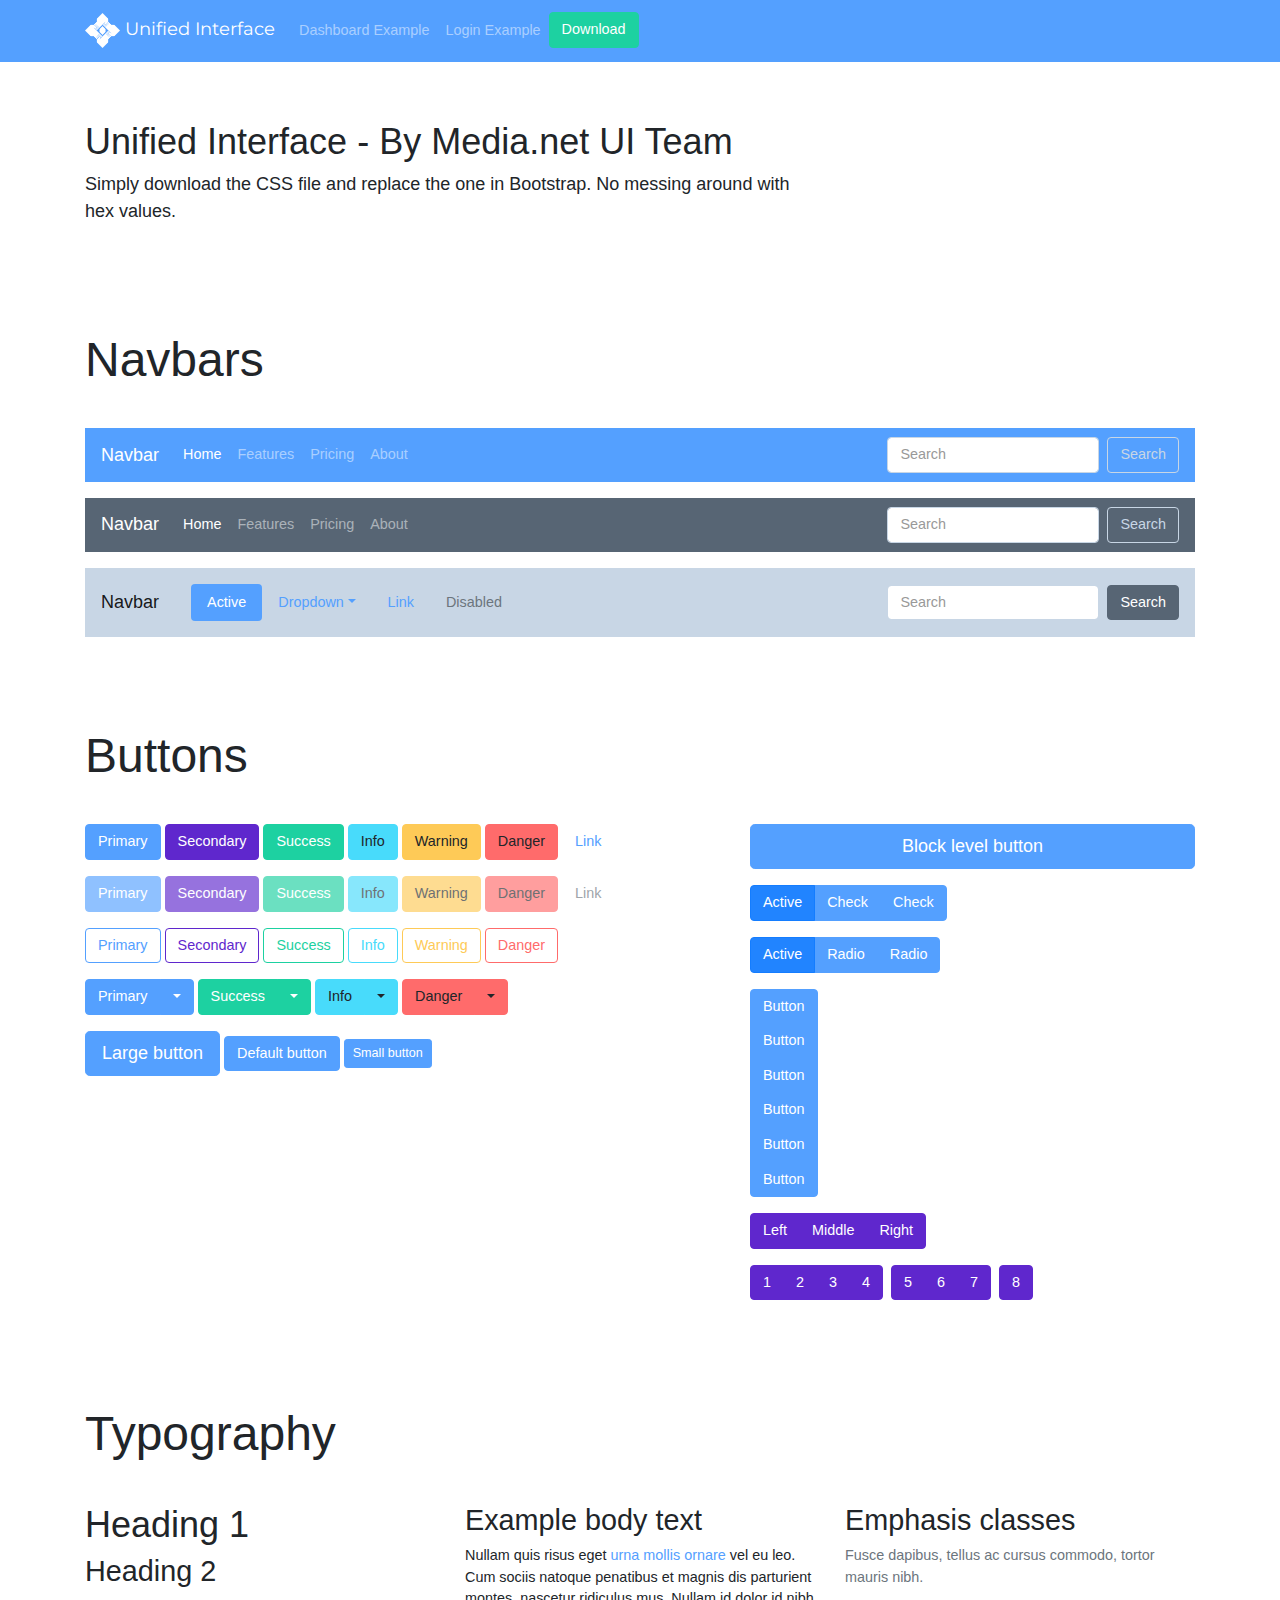
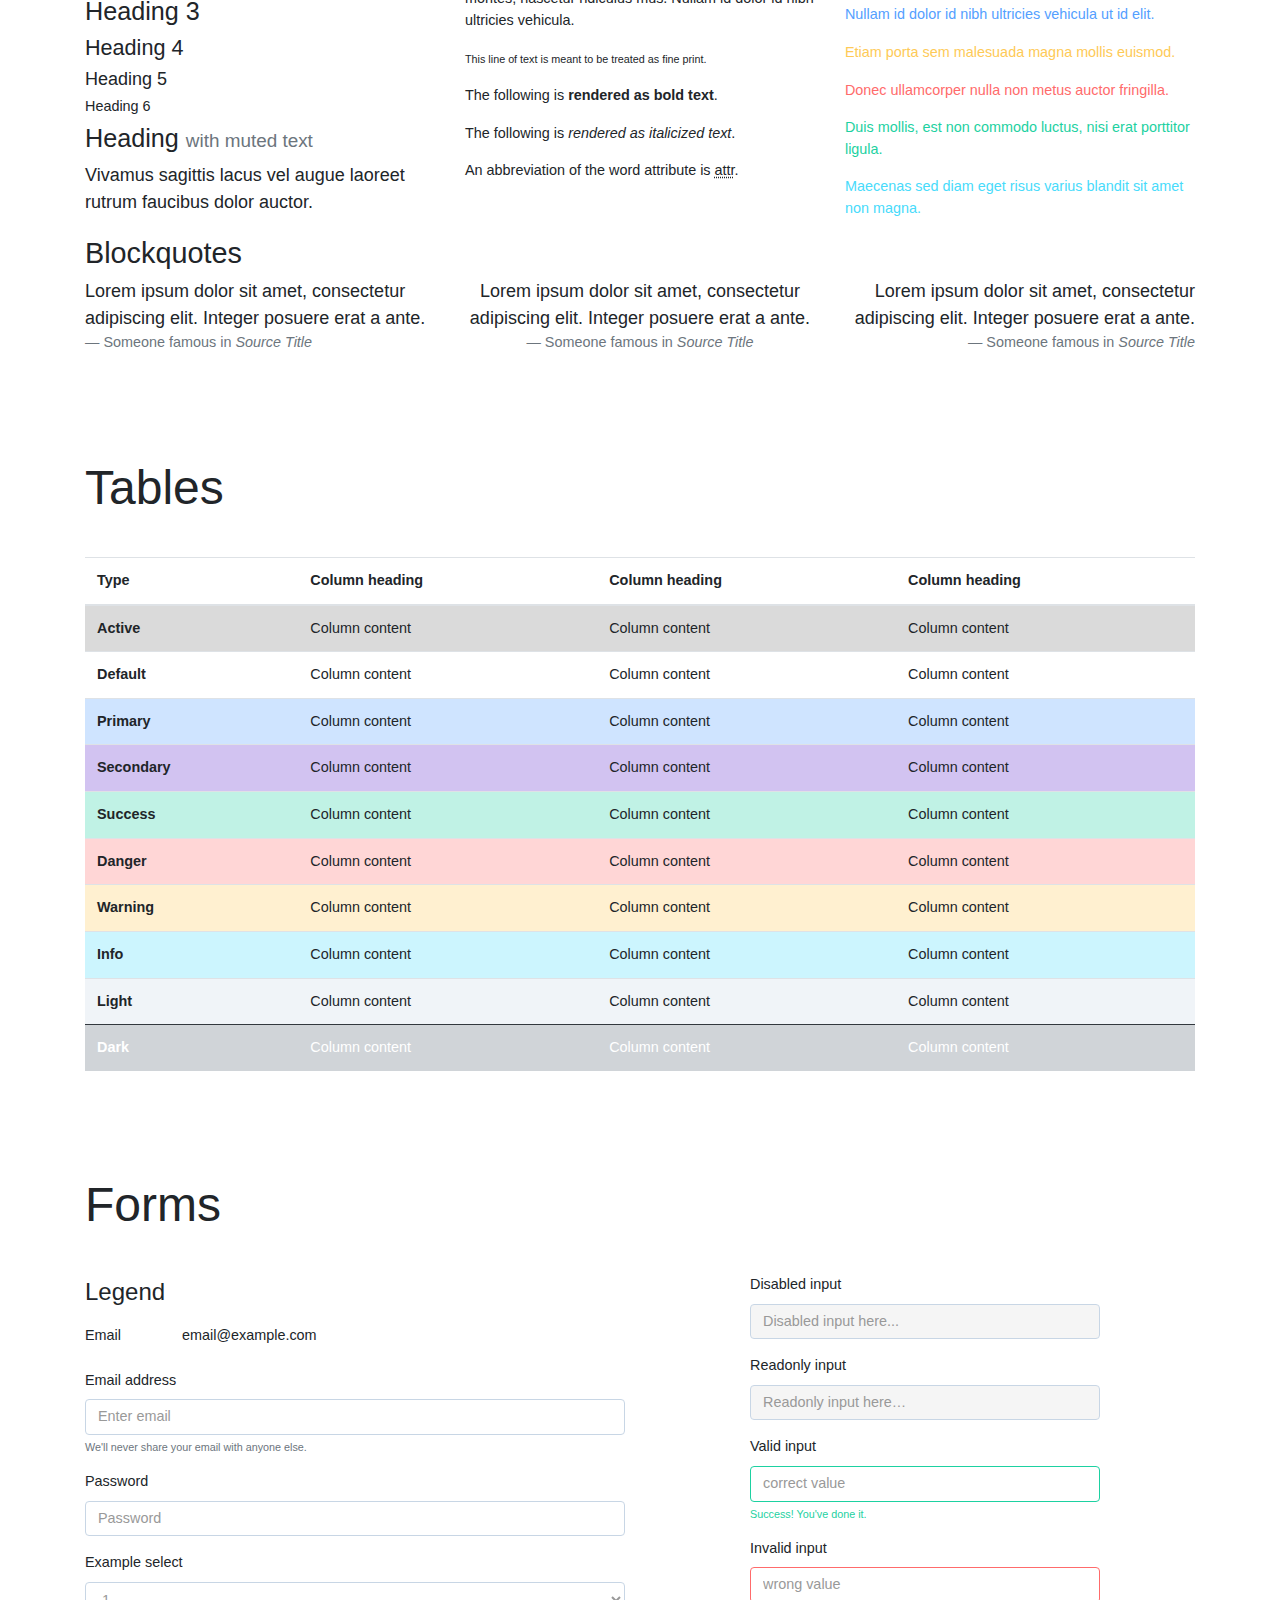
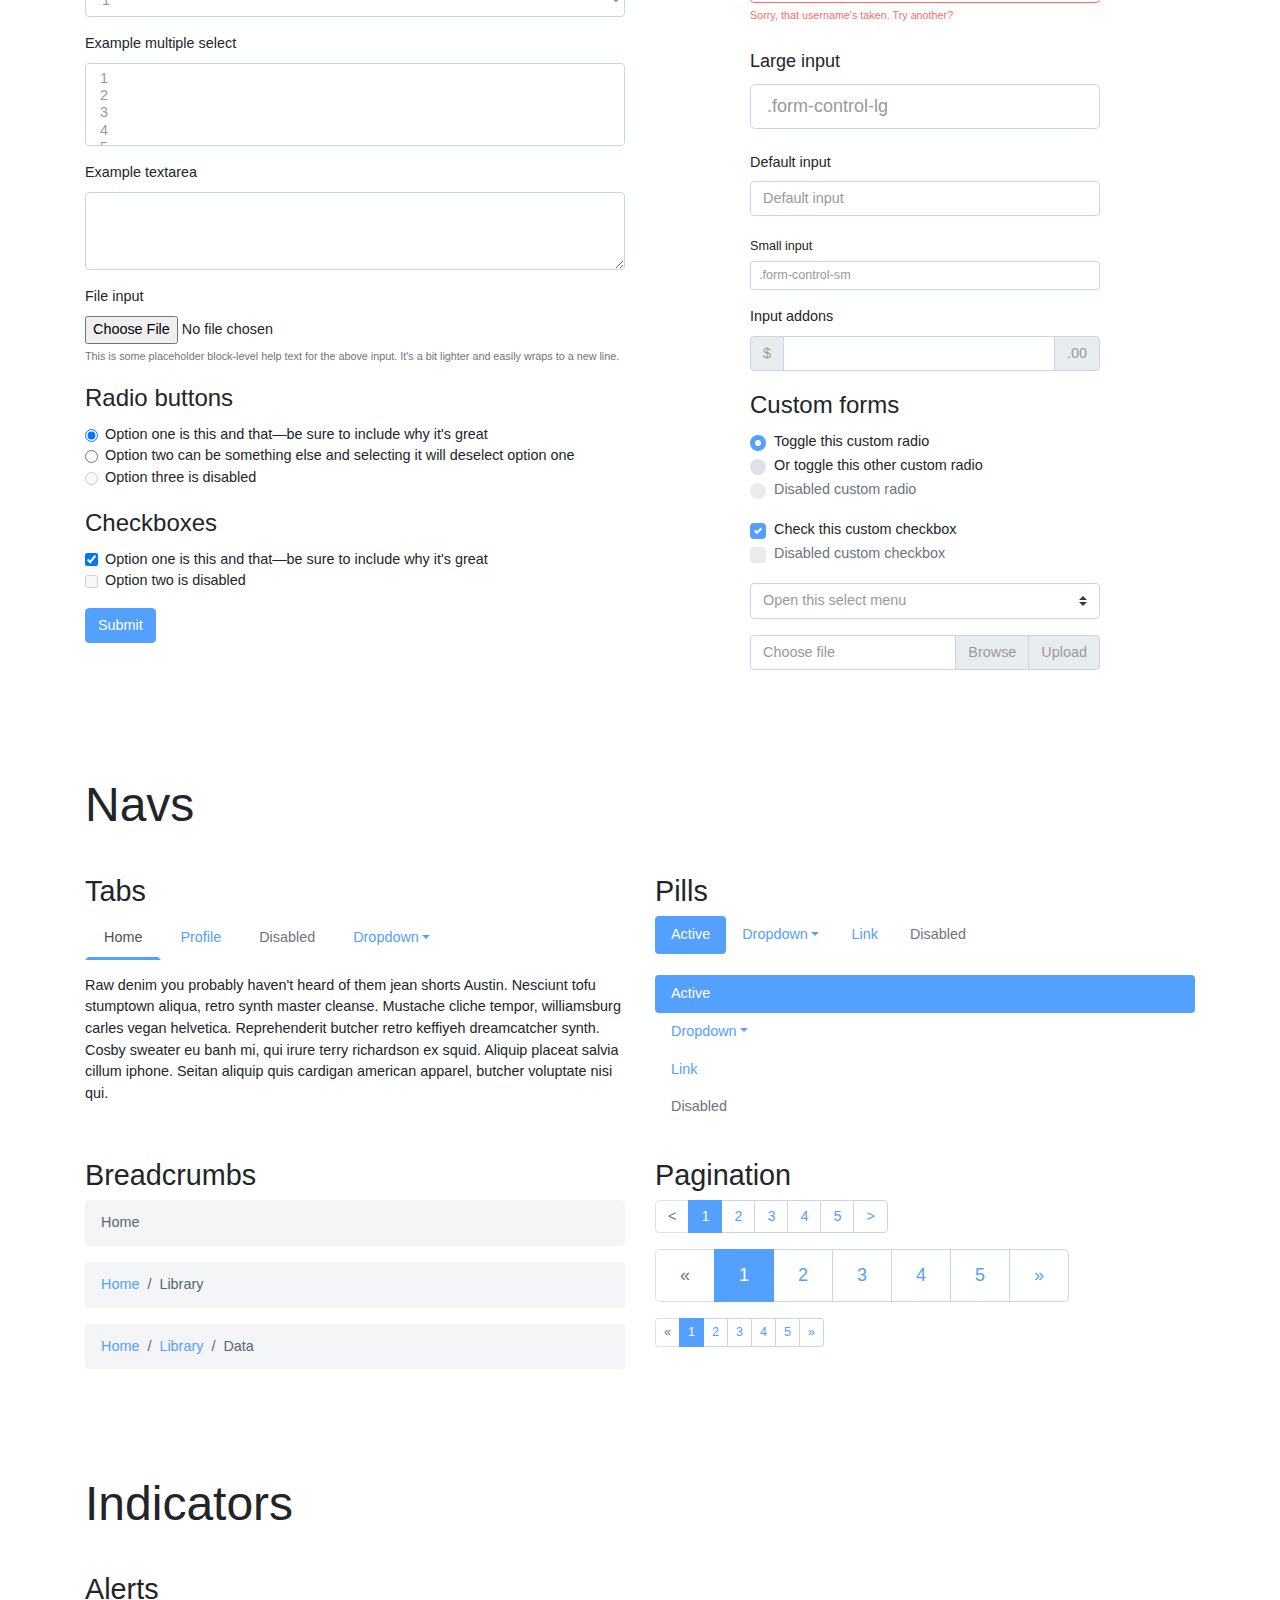
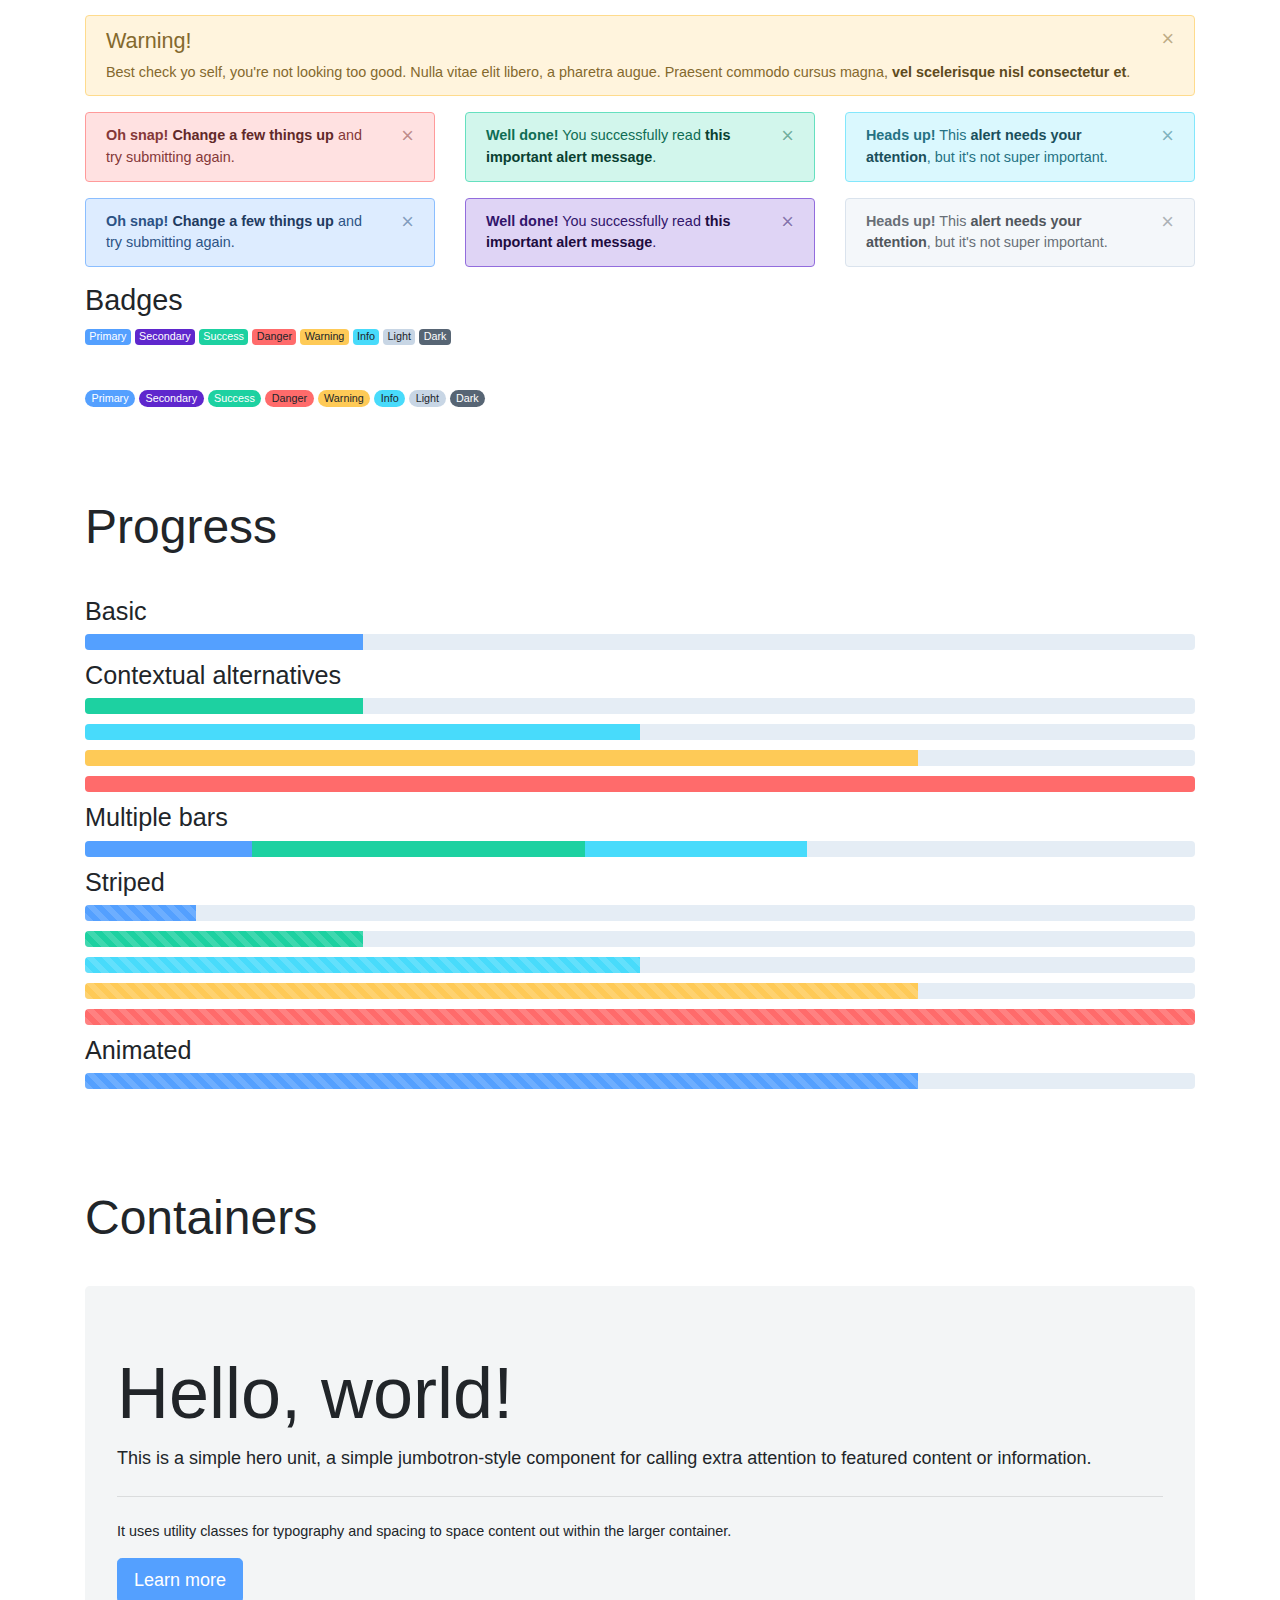
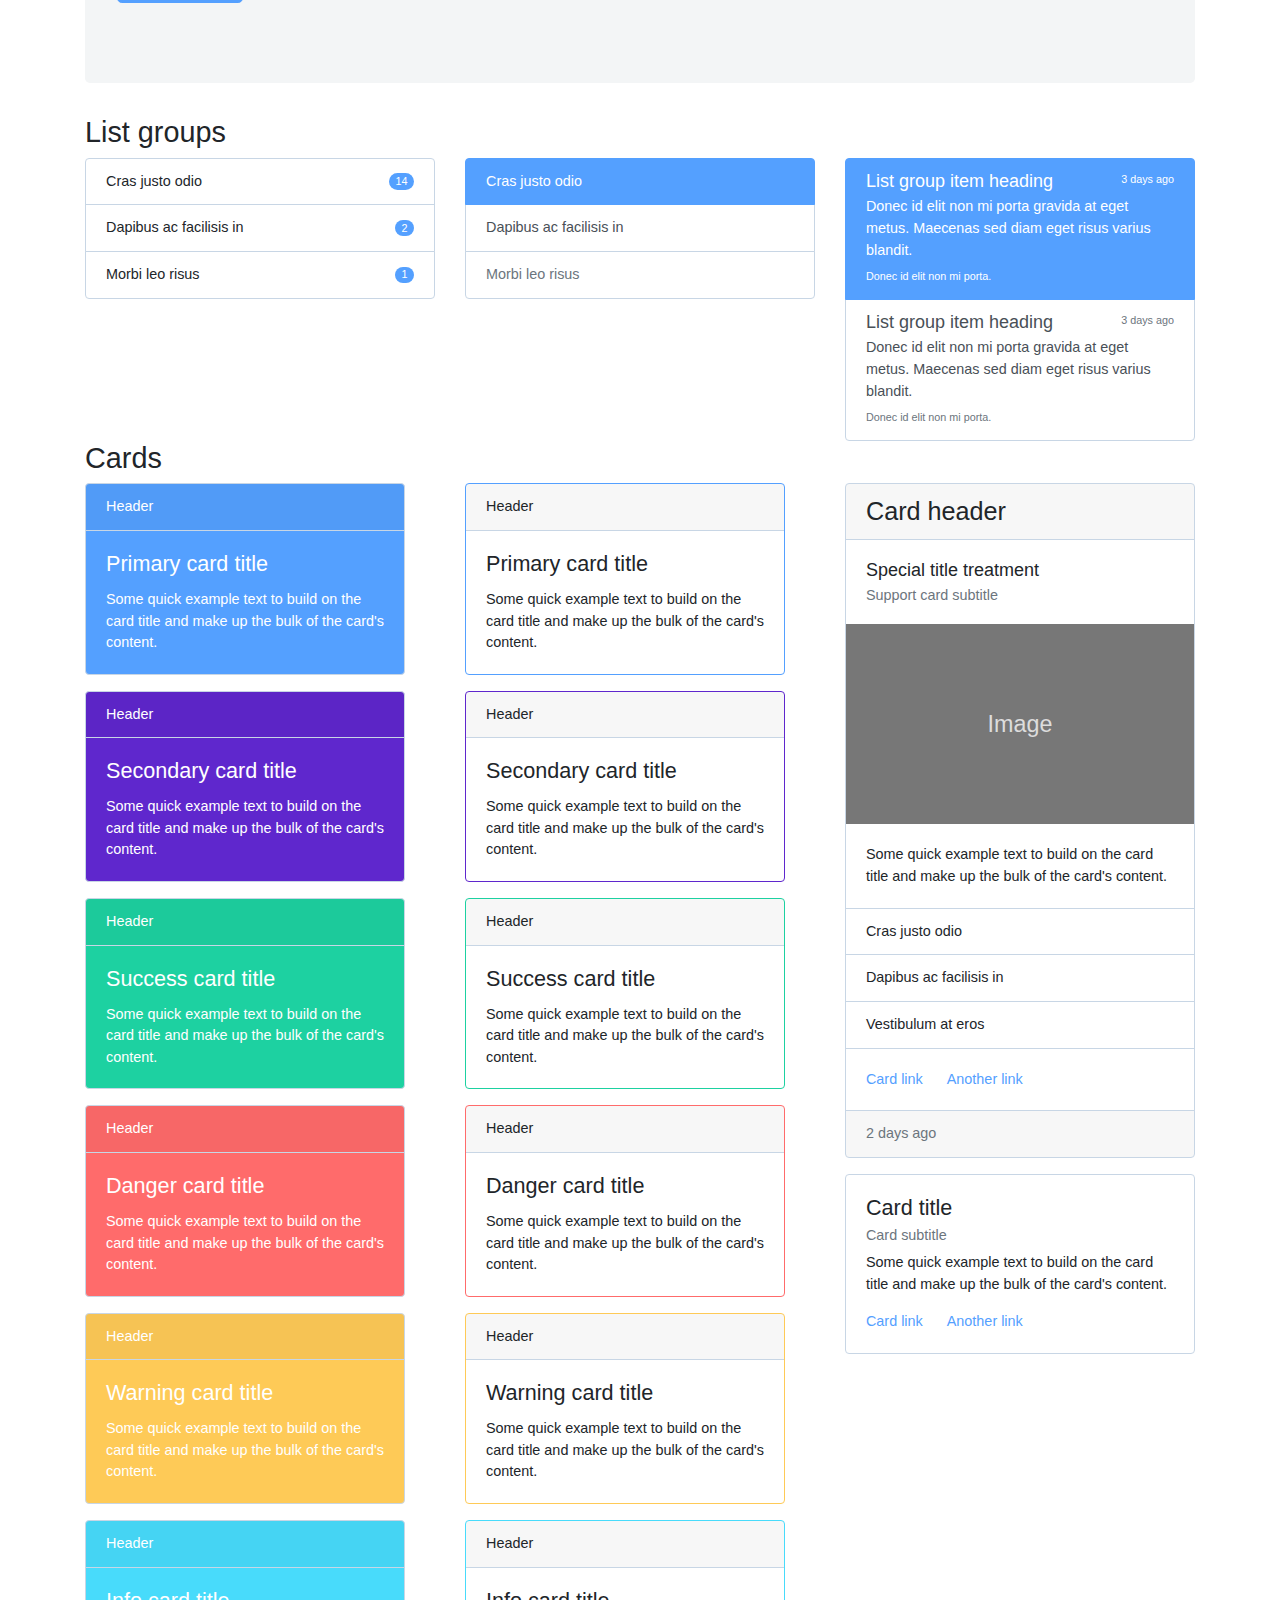
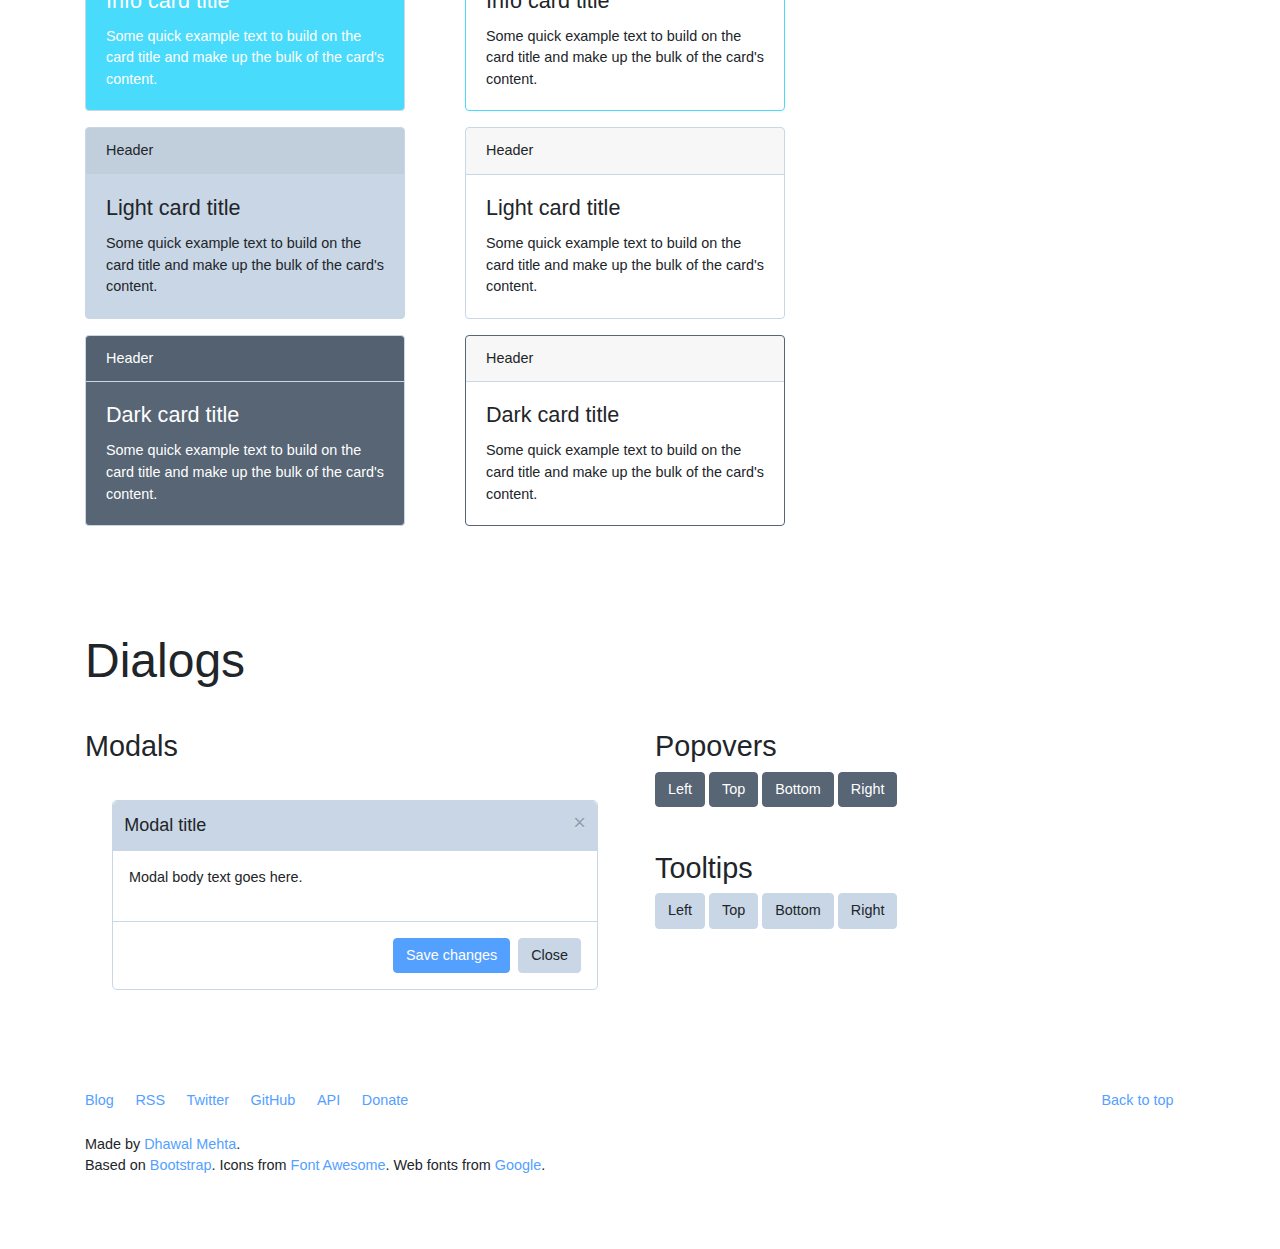
<file: index.html>
<!DOCTYPE html>
<html lang="en">
  <head>
    <meta charset="utf-8">
    <title>UI | Unified Interfaces</title>
    <meta name="viewport" content="width=device-width, initial-scale=1">
    <meta http-equiv="X-UA-Compatible" content="IE=edge" />
    <link rel="shortcut icon" href="favicon.ico">
    <link rel="stylesheet" href="css/bootstrap.css" media="screen">
    <link rel="stylesheet" href="css/custom.min.css">
    <link href="https://fonts.googleapis.com/css?family=Montserrat" rel="stylesheet">
  </head>
  <body>
    <div class="navbar navbar-expand-lg fixed-top navbar-dark bg-primary">
      <div class="container">
        <a href="../" class="navbar-brand" style="font-family: 'Montserrat', cursive;">
          <span><img src="logo.png" alt="" width="35"></span>
          Unified Interface
        </a>
        <button class="navbar-toggler" type="button" data-toggle="collapse" data-target="#navbarResponsive" aria-controls="navbarResponsive" aria-expanded="false" aria-label="Toggle navigation">
          <span class="navbar-toggler-icon"></span>
        </button>
        <div class="collapse navbar-collapse" id="navbarResponsive">
          <ul class="navbar-nav">
            <li class="nav-item">
              <a class="nav-link" href="dashboard.html" target="_blank">Dashboard Example</a>
            </li>
            <li class="nav-item">
              <a class="nav-link" href="login.html" target="_blank">Login Example</a>
            </li>
            <li class="nav-item">
              <a class="btn btn-success" href="download/unified-ui.zip">Download</a>
            </li>
          </ul>
        </div>
      </div>
    </div>


    <div class="container">

      <div class="page-header" id="banner">
        <div class="row">
          <div class="col-lg-8 col-md-7 col-sm-6">
            <h1>Unified Interface - By Media.net UI Team</h1>
            <p class="lead">Simply download the CSS file and replace the one in Bootstrap. No messing around with hex values.</p>
          </div>
        </div>
      </div>

      <!-- Navbar
      ================================================== -->
      <div class="bs-docs-section clearfix">
        <div class="row">
          <div class="col-lg-12">
            <div class="page-header">
              <h1 id="navbars">Navbars</h1>
            </div>

            <div class="bs-component">
              <nav class="navbar navbar-expand-lg navbar-dark bg-primary">
                <a class="navbar-brand" href="#">Navbar</a>
                <button class="navbar-toggler" type="button" data-toggle="collapse" data-target="#navbarColor01" aria-controls="navbarColor01" aria-expanded="false" aria-label="Toggle navigation">
                  <span class="navbar-toggler-icon"></span>
                </button>

                <div class="collapse navbar-collapse" id="navbarColor01">
                  <ul class="navbar-nav mr-auto">
                    <li class="nav-item active">
                      <a class="nav-link" href="#">Home <span class="sr-only">(current)</span></a>
                    </li>
                    <li class="nav-item">
                      <a class="nav-link" href="#">Features</a>
                    </li>
                    <li class="nav-item">
                      <a class="nav-link" href="#">Pricing</a>
                    </li>
                    <li class="nav-item">
                      <a class="nav-link" href="#">About</a>
                    </li>
                  </ul>
                  <form class="form-inline my-2 my-lg-0">
                    <input class="form-control mr-sm-2" type="text" placeholder="Search">
                    <button class="btn btn-outline-light my-2 my-sm-0" type="submit">Search</button>
                  </form>
                </div>
              </nav>
            </div>

            <div class="bs-component">
              <nav class="navbar navbar-expand-lg navbar-dark bg-dark">
                <a class="navbar-brand" href="#">Navbar</a>
                <button class="navbar-toggler" type="button" data-toggle="collapse" data-target="#navbarColor02" aria-controls="navbarColor02" aria-expanded="false" aria-label="Toggle navigation">
                  <span class="navbar-toggler-icon"></span>
                </button>

                <div class="collapse navbar-collapse" id="navbarColor02">
                  <ul class="navbar-nav mr-auto">
                    <li class="nav-item active">
                      <a class="nav-link" href="#">Home <span class="sr-only">(current)</span></a>
                    </li>
                    <li class="nav-item">
                      <a class="nav-link" href="#">Features</a>
                    </li>
                    <li class="nav-item">
                      <a class="nav-link" href="#">Pricing</a>
                    </li>
                    <li class="nav-item">
                      <a class="nav-link" href="#">About</a>
                    </li>
                  </ul>
                  <form class="form-inline my-2 my-lg-0">
                    <input class="form-control mr-sm-2" type="text" placeholder="Search">
                    <button class="btn btn-outline-light my-2 my-sm-0" type="submit">Search</button>
                  </form>
                </div>
              </nav>
            </div>

            <div class="bs-component">
              <nav class="navbar navbar-expand-lg navbar-light bg-light">
                <a class="navbar-brand" href="#">Navbar</a>
                <button class="navbar-toggler" type="button" data-toggle="collapse" data-target="#navbarColor03" aria-controls="navbarColor03" aria-expanded="false" aria-label="Toggle navigation">
                  <span class="navbar-toggler-icon"></span>
                </button>

                <div class="collapse navbar-collapse" id="navbarColor03">
                  <ul class="navbar nav nav-pills mr-auto">
                    <li class="nav-item">
                      <a class="nav-link active" href="#">Active</a>
                    </li>
                    <li class="nav-item dropdown">
                      <a class="nav-link dropdown-toggle" data-toggle="dropdown" href="#" role="button" aria-haspopup="true" aria-expanded="false">Dropdown</a>
                      <div class="dropdown-menu">
                        <a class="dropdown-item" href="#">Action</a>
                        <a class="dropdown-item" href="#">Another action</a>
                        <a class="dropdown-item" href="#">Something else here</a>
                        <div class="dropdown-divider"></div>
                        <a class="dropdown-item" href="#">Separated link</a>
                      </div>
                    </li>
                    <li class="nav-item">
                      <a class="nav-link" href="#">Link</a>
                    </li>
                    <li class="nav-item">
                      <a class="nav-link disabled" href="#">Disabled</a>
                    </li>
                  </ul>
                  <form class="form-inline my-2 my-lg-0">
                    <input class="form-control mr-sm-2" type="text" placeholder="Search">
                    <button class="btn btn-dark my-2 my-sm-0" type="submit">Search</button>
                  </form>
                </div>
              </nav>
            </div>

          </div>
        </div>
      </div>


      <!-- Buttons
      ================================================== -->
      <div class="bs-docs-section">
        <div class="page-header">
          <div class="row">
            <div class="col-lg-12">
              <h1 id="buttons">Buttons</h1>
            </div>
          </div>
        </div>

        <div class="row">
          <div class="col-lg-7">

            <p class="bs-component">
              <button type="button" class="btn btn-primary">Primary</button>
              <button type="button" class="btn btn-secondary">Secondary</button>
              <button type="button" class="btn btn-success">Success</button>
              <button type="button" class="btn btn-info">Info</button>
              <button type="button" class="btn btn-warning">Warning</button>
              <button type="button" class="btn btn-danger">Danger</button>
              <button type="button" class="btn btn-link">Link</button>
            </p>

            <p class="bs-component">
              <button type="button" class="btn btn-primary disabled">Primary</button>
              <button type="button" class="btn btn-secondary disabled">Secondary</button>
              <button type="button" class="btn btn-success disabled">Success</button>
              <button type="button" class="btn btn-info disabled">Info</button>
              <button type="button" class="btn btn-warning disabled">Warning</button>
              <button type="button" class="btn btn-danger disabled">Danger</button>
              <button type="button" class="btn btn-link disabled">Link</button>
            </p>

            <p class="bs-component">
              <button type="button" class="btn btn-outline-primary">Primary</button>
              <button type="button" class="btn btn-outline-secondary">Secondary</button>
              <button type="button" class="btn btn-outline-success">Success</button>
              <button type="button" class="btn btn-outline-info">Info</button>
              <button type="button" class="btn btn-outline-warning">Warning</button>
              <button type="button" class="btn btn-outline-danger">Danger</button>
            </p>

            <div class="bs-component">
              <div class="btn-group" role="group" aria-label="Button group with nested dropdown">
                <button type="button" class="btn btn-primary">Primary</button>
                <div class="btn-group" role="group">
                  <button id="btnGroupDrop1" type="button" class="btn btn-primary dropdown-toggle" data-toggle="dropdown" aria-haspopup="true" aria-expanded="false"></button>
                  <div class="dropdown-menu" aria-labelledby="btnGroupDrop1">
                    <a class="dropdown-item" href="#">Dropdown link</a>
                    <a class="dropdown-item" href="#">Dropdown link</a>
                  </div>
                </div>
              </div>

              <div class="btn-group" role="group" aria-label="Button group with nested dropdown">
                <button type="button" class="btn btn-success">Success</button>
                <div class="btn-group" role="group">
                  <button id="btnGroupDrop2" type="button" class="btn btn-success dropdown-toggle" data-toggle="dropdown" aria-haspopup="true" aria-expanded="false"></button>
                  <div class="dropdown-menu" aria-labelledby="btnGroupDrop2">
                    <a class="dropdown-item" href="#">Dropdown link</a>
                    <a class="dropdown-item" href="#">Dropdown link</a>
                  </div>
                </div>
              </div>

              <div class="btn-group" role="group" aria-label="Button group with nested dropdown">
                <button type="button" class="btn btn-info">Info</button>
                <div class="btn-group" role="group">
                  <button id="btnGroupDrop3" type="button" class="btn btn-info dropdown-toggle" data-toggle="dropdown" aria-haspopup="true" aria-expanded="false"></button>
                  <div class="dropdown-menu" aria-labelledby="btnGroupDrop3">
                    <a class="dropdown-item" href="#">Dropdown link</a>
                    <a class="dropdown-item" href="#">Dropdown link</a>
                  </div>
                </div>
              </div>

              <div class="btn-group" role="group" aria-label="Button group with nested dropdown">
                <button type="button" class="btn btn-danger">Danger</button>
                <div class="btn-group" role="group">
                  <button id="btnGroupDrop4" type="button" class="btn btn-danger dropdown-toggle" data-toggle="dropdown" aria-haspopup="true" aria-expanded="false"></button>
                  <div class="dropdown-menu" aria-labelledby="btnGroupDrop4">
                    <a class="dropdown-item" href="#">Dropdown link</a>
                    <a class="dropdown-item" href="#">Dropdown link</a>
                  </div>
                </div>
              </div>
            </div>

            <div class="bs-component">
              <button type="button" class="btn btn-primary btn-lg">Large button</button>
              <button type="button" class="btn btn-primary">Default button</button>
              <button type="button" class="btn btn-primary btn-sm">Small button</button>
            </div>

          </div>
          <div class="col-lg-5">

            <p class="bs-component">
              <button type="button" class="btn btn-primary btn-lg btn-block">Block level button</button>
            </p>

            <div class="bs-component" style="margin-bottom: 15px;">
              <div class="btn-group btn-group-toggle" data-toggle="buttons">
                <label class="btn btn-primary active">
                  <input type="checkbox" checked autocomplete="off"> Active
                </label>
                <label class="btn btn-primary">
                  <input type="checkbox" autocomplete="off"> Check
                </label>
                <label class="btn btn-primary">
                  <input type="checkbox" autocomplete="off"> Check
                </label>
              </div>
            </div>

            <div class="bs-component" style="margin-bottom: 15px;">
              <div class="btn-group btn-group-toggle" data-toggle="buttons">
                <label class="btn btn-primary active">
                  <input type="radio" name="options" id="option1" autocomplete="off" checked> Active
                </label>
                <label class="btn btn-primary">
                  <input type="radio" name="options" id="option2" autocomplete="off"> Radio
                </label>
                <label class="btn btn-primary">
                  <input type="radio" name="options" id="option3" autocomplete="off"> Radio
                </label>
              </div>
            </div>

            <div class="bs-component">
              <div class="btn-group-vertical" data-toggle="buttons">
                <button type="button" class="btn btn-primary">Button</button>
                <button type="button" class="btn btn-primary">Button</button>
                <button type="button" class="btn btn-primary">Button</button>
                <button type="button" class="btn btn-primary">Button</button>
                <button type="button" class="btn btn-primary">Button</button>
                <button type="button" class="btn btn-primary">Button</button>
              </div>
            </div>

            <div class="bs-component" style="margin-bottom: 15px;">
              <div class="btn-group" role="group" aria-label="Basic example">
                <button type="button" class="btn btn-secondary">Left</button>
                <button type="button" class="btn btn-secondary">Middle</button>
                <button type="button" class="btn btn-secondary">Right</button>
              </div>
            </div>

            <div class="bs-component" style="margin-bottom: 15px;">
              <div class="btn-toolbar" role="toolbar" aria-label="Toolbar with button groups">
                <div class="btn-group mr-2" role="group" aria-label="First group">
                  <button type="button" class="btn btn-secondary">1</button>
                  <button type="button" class="btn btn-secondary">2</button>
                  <button type="button" class="btn btn-secondary">3</button>
                  <button type="button" class="btn btn-secondary">4</button>
                </div>
                <div class="btn-group mr-2" role="group" aria-label="Second group">
                  <button type="button" class="btn btn-secondary">5</button>
                  <button type="button" class="btn btn-secondary">6</button>
                  <button type="button" class="btn btn-secondary">7</button>
                </div>
                <div class="btn-group" role="group" aria-label="Third group">
                  <button type="button" class="btn btn-secondary">8</button>
                </div>
              </div>
            </div>

          </div>
        </div>
      </div>

      <!-- Typography
      ================================================== -->
      <div class="bs-docs-section">
        <div class="row">
          <div class="col-lg-12">
            <div class="page-header">
              <h1 id="typography">Typography</h1>
            </div>
          </div>
        </div>

        <!-- Headings -->

        <div class="row">
          <div class="col-lg-4">
            <div class="bs-component">
              <h1>Heading 1</h1>
              <h2>Heading 2</h2>
              <h3>Heading 3</h3>
              <h4>Heading 4</h4>
              <h5>Heading 5</h5>
              <h6>Heading 6</h6>
              <h3>
                Heading
                <small class="text-muted">with muted text</small>
              </h3>
              <p class="lead">Vivamus sagittis lacus vel augue laoreet rutrum faucibus dolor auctor.</p>
            </div>
          </div>
          <div class="col-lg-4">
            <div class="bs-component">
              <h2>Example body text</h2>
              <p>Nullam quis risus eget <a href="#">urna mollis ornare</a> vel eu leo. Cum sociis natoque penatibus et magnis dis parturient montes, nascetur ridiculus mus. Nullam id dolor id nibh ultricies vehicula.</p>
              <p><small>This line of text is meant to be treated as fine print.</small></p>
              <p>The following is <strong>rendered as bold text</strong>.</p>
              <p>The following is <em>rendered as italicized text</em>.</p>
              <p>An abbreviation of the word attribute is <abbr title="attribute">attr</abbr>.</p>
            </div>

          </div>
          <div class="col-lg-4">
            <div class="bs-component">
              <h2>Emphasis classes</h2>
              <p class="text-muted">Fusce dapibus, tellus ac cursus commodo, tortor mauris nibh.</p>
              <p class="text-primary">Nullam id dolor id nibh ultricies vehicula ut id elit.</p>
              <p class="text-warning">Etiam porta sem malesuada magna mollis euismod.</p>
              <p class="text-danger">Donec ullamcorper nulla non metus auctor fringilla.</p>
              <p class="text-success">Duis mollis, est non commodo luctus, nisi erat porttitor ligula.</p>
              <p class="text-info">Maecenas sed diam eget risus varius blandit sit amet non magna.</p>
            </div>

          </div>
        </div>

        <!-- Blockquotes -->

        <div class="row">
          <div class="col-lg-12">
            <h2 id="type-blockquotes">Blockquotes</h2>
          </div>
        </div>
        <div class="row">
          <div class="col-lg-4">
            <div class="bs-component">
              <blockquote class="blockquote">
                <p class="mb-0">Lorem ipsum dolor sit amet, consectetur adipiscing elit. Integer posuere erat a ante.</p>
                <footer class="blockquote-footer">Someone famous in <cite title="Source Title">Source Title</cite></footer>
              </blockquote>
            </div>
          </div>
          <div class="col-lg-4">
            <div class="bs-component">
              <blockquote class="blockquote text-center">
                <p class="mb-0">Lorem ipsum dolor sit amet, consectetur adipiscing elit. Integer posuere erat a ante.</p>
                <footer class="blockquote-footer">Someone famous in <cite title="Source Title">Source Title</cite></footer>
              </blockquote>
            </div>
          </div>
          <div class="col-lg-4">
            <div class="bs-component">
              <blockquote class="blockquote text-right">
                <p class="mb-0">Lorem ipsum dolor sit amet, consectetur adipiscing elit. Integer posuere erat a ante.</p>
                <footer class="blockquote-footer">Someone famous in <cite title="Source Title">Source Title</cite></footer>
              </blockquote>
            </div>
          </div>
        </div>
      </div>

      <!-- Tables
      ================================================== -->
      <div class="bs-docs-section">

        <div class="row">
          <div class="col-lg-12">
            <div class="page-header">
              <h1 id="tables">Tables</h1>
            </div>

            <div class="bs-component">
              <table class="table table-hover">
                <thead>
                  <tr>
                    <th scope="col">Type</th>
                    <th scope="col">Column heading</th>
                    <th scope="col">Column heading</th>
                    <th scope="col">Column heading</th>
                  </tr>
                </thead>
                <tbody>
                  <tr class="table-active">
                    <th scope="row">Active</th>
                    <td>Column content</td>
                    <td>Column content</td>
                    <td>Column content</td>
                  </tr>
                  <tr>
                    <th scope="row">Default</th>
                    <td>Column content</td>
                    <td>Column content</td>
                    <td>Column content</td>
                  </tr>
                  <tr class="table-primary">
                    <th scope="row">Primary</th>
                    <td>Column content</td>
                    <td>Column content</td>
                    <td>Column content</td>
                  </tr>
                  <tr class="table-secondary">
                    <th scope="row">Secondary</th>
                    <td>Column content</td>
                    <td>Column content</td>
                    <td>Column content</td>
                  </tr>
                  <tr class="table-success">
                    <th scope="row">Success</th>
                    <td>Column content</td>
                    <td>Column content</td>
                    <td>Column content</td>
                  </tr>
                  <tr class="table-danger">
                    <th scope="row">Danger</th>
                    <td>Column content</td>
                    <td>Column content</td>
                    <td>Column content</td>
                  </tr>
                  <tr class="table-warning">
                    <th scope="row">Warning</th>
                    <td>Column content</td>
                    <td>Column content</td>
                    <td>Column content</td>
                  </tr>
                  <tr class="table-info">
                    <th scope="row">Info</th>
                    <td>Column content</td>
                    <td>Column content</td>
                    <td>Column content</td>
                  </tr>
                  <tr class="table-light">
                    <th scope="row">Light</th>
                    <td>Column content</td>
                    <td>Column content</td>
                    <td>Column content</td>
                  </tr>
                  <tr class="table-dark">
                    <th scope="row">Dark</th>
                    <td>Column content</td>
                    <td>Column content</td>
                    <td>Column content</td>
                  </tr>
                </tbody>
              </table>
            </div><!-- /example -->
          </div>
        </div>
      </div>

      <!-- Forms
      ================================================== -->
      <div class="bs-docs-section">
        <div class="row">
          <div class="col-lg-12">
            <div class="page-header">
              <h1 id="forms">Forms</h1>
            </div>
          </div>
        </div>

        <div class="row">
          <div class="col-lg-6">
            <div class="bs-component">
              <form>
                <fieldset>
                  <legend>Legend</legend>
                  <div class="form-group row">
                    <label for="staticEmail" class="col-sm-2 col-form-label">Email</label>
                    <div class="col-sm-10">
                      <input type="text" readonly class="form-control-plaintext" id="staticEmail" value="email@example.com">
                    </div>
                  </div>
                  <div class="form-group">
                    <label for="exampleInputEmail1">Email address</label>
                    <input type="email" class="form-control" id="exampleInputEmail1" aria-describedby="emailHelp" placeholder="Enter email">
                    <small id="emailHelp" class="form-text text-muted">We'll never share your email with anyone else.</small>
                  </div>
                  <div class="form-group">
                    <label for="exampleInputPassword1">Password</label>
                    <input type="password" class="form-control" id="exampleInputPassword1" placeholder="Password">
                  </div>
                  <div class="form-group">
                    <label for="exampleSelect1">Example select</label>
                    <select class="form-control" id="exampleSelect1">
                      <option>1</option>
                      <option>2</option>
                      <option>3</option>
                      <option>4</option>
                      <option>5</option>
                    </select>
                  </div>
                  <div class="form-group">
                    <label for="exampleSelect2">Example multiple select</label>
                    <select multiple class="form-control" id="exampleSelect2">
                      <option>1</option>
                      <option>2</option>
                      <option>3</option>
                      <option>4</option>
                      <option>5</option>
                    </select>
                  </div>
                  <div class="form-group">
                    <label for="exampleTextarea">Example textarea</label>
                    <textarea class="form-control" id="exampleTextarea" rows="3"></textarea>
                  </div>
                  <div class="form-group">
                    <label for="exampleInputFile">File input</label>
                    <input type="file" class="form-control-file" id="exampleInputFile" aria-describedby="fileHelp">
                    <small id="fileHelp" class="form-text text-muted">This is some placeholder block-level help text for the above input. It's a bit lighter and easily wraps to a new line.</small>
                  </div>
                  <fieldset class="form-group">
                    <legend>Radio buttons</legend>
                    <div class="form-check">
                      <label class="form-check-label">
                        <input type="radio" class="form-check-input" name="optionsRadios" id="optionsRadios1" value="option1" checked>
                        Option one is this and that&mdash;be sure to include why it's great
                      </label>
                    </div>
                    <div class="form-check">
                    <label class="form-check-label">
                        <input type="radio" class="form-check-input" name="optionsRadios" id="optionsRadios2" value="option2">
                        Option two can be something else and selecting it will deselect option one
                      </label>
                    </div>
                    <div class="form-check disabled">
                    <label class="form-check-label">
                        <input type="radio" class="form-check-input" name="optionsRadios" id="optionsRadios3" value="option3" disabled>
                        Option three is disabled
                      </label>
                    </div>
                  </fieldset>
                  <fieldset class="form-group">
                    <legend>Checkboxes</legend>
                    <div class="form-check">
                      <label class="form-check-label">
                        <input class="form-check-input" type="checkbox" value="" checked>
                        Option one is this and that&mdash;be sure to include why it's great
                      </label>
                    </div>
                    <div class="form-check disabled">
                      <label class="form-check-label">
                        <input class="form-check-input" type="checkbox" value="" disabled>
                        Option two is disabled
                      </label>
                    </div>
                  </fieldset>
                  <button type="submit" class="btn btn-primary">Submit</button>
                </fieldset>
              </form>
            </div>
          </div>
          <div class="col-lg-4 offset-lg-1">

            <form class="bs-component">
              <div class="form-group">
                <fieldset disabled>
                  <label class="control-label" for="disabledInput">Disabled input</label>
                  <input class="form-control" id="disabledInput" type="text" placeholder="Disabled input here..." disabled="">
                </fieldset>
              </div>

              <div class="form-group">
                <fieldset>
                  <label class="control-label" for="readOnlyInput">Readonly input</label>
                  <input class="form-control" id="readOnlyInput" type="text" placeholder="Readonly input here…" readonly>
                </fieldset>
              </div>

              <div class="form-group has-success">
                <label class="form-control-label" for="inputSuccess1">Valid input</label>
                <input type="text" value="correct value" class="form-control is-valid" id="inputValid">
                <div class="valid-feedback">Success! You've done it.</div>
              </div>

              <div class="form-group has-danger">
                <label class="form-control-label" for="inputDanger1">Invalid input</label>
                <input type="text" value="wrong value" class="form-control is-invalid" id="inputInvalid">
                <div class="invalid-feedback">Sorry, that username's taken. Try another?</div>
              </div>

              <div class="form-group">
                <label class="col-form-label col-form-label-lg" for="inputLarge">Large input</label>
                <input class="form-control form-control-lg" type="text" placeholder=".form-control-lg" id="inputLarge">
              </div>

              <div class="form-group">
                <label class="col-form-label" for="inputDefault">Default input</label>
                <input type="text" class="form-control" placeholder="Default input" id="inputDefault">
              </div>

              <div class="form-group">
                <label class="col-form-label col-form-label-sm" for="inputSmall">Small input</label>
                <input class="form-control form-control-sm" type="text" placeholder=".form-control-sm" id="inputSmall">
              </div>

              <div class="form-group">
                <label class="control-label">Input addons</label>
                <div class="form-group">
                  <div class="input-group mb-3">
                    <div class="input-group-prepend">
                      <span class="input-group-text">$</span>
                    </div>
                    <input type="text" class="form-control" aria-label="Amount (to the nearest dollar)">
                    <div class="input-group-append">
                      <span class="input-group-text">.00</span>
                    </div>
                  </div>
                </div>
              </div>
            </form>

            <div class="bs-component">
              <fieldset>
                <legend>Custom forms</legend>
                <div class="form-group">
                  <div class="custom-control custom-radio">
                    <input type="radio" id="customRadio1" name="customRadio" class="custom-control-input" checked>
                    <label class="custom-control-label" for="customRadio1">Toggle this custom radio</label>
                  </div>
                  <div class="custom-control custom-radio">
                    <input type="radio" id="customRadio2" name="customRadio" class="custom-control-input">
                    <label class="custom-control-label" for="customRadio2">Or toggle this other custom radio</label>
                  </div>
                  <div class="custom-control custom-radio">
                    <input type="radio" id="customRadio3" name="customRadio" class="custom-control-input" disabled>
                    <label class="custom-control-label" for="customRadio3">Disabled custom radio</label>
                  </div>
                </div>
                <div class="form-group">
                  <div class="custom-control custom-checkbox">
                    <input type="checkbox" class="custom-control-input" id="customCheck1" checked>
                    <label class="custom-control-label" for="customCheck1">Check this custom checkbox</label>
                  </div>
                  <div class="custom-control custom-checkbox">
                    <input type="checkbox" class="custom-control-input" id="customCheck2" disabled>
                    <label class="custom-control-label" for="customCheck2">Disabled custom checkbox</label>
                  </div>
                </div>
                <div class="form-group">
                  <select class="custom-select">
                    <option selected>Open this select menu</option>
                    <option value="1">One</option>
                    <option value="2">Two</option>
                    <option value="3">Three</option>
                  </select>
                </div>
                <div class="form-group">
                  <div class="input-group mb-3">
                    <div class="custom-file">
                      <input type="file" class="custom-file-input" id="inputGroupFile02">
                      <label class="custom-file-label" for="inputGroupFile02">Choose file</label>
                    </div>
                    <div class="input-group-append">
                      <span class="input-group-text" id="">Upload</span>
                    </div>
                  </div>
                </div>
              </fieldset>
            </div>

          </div>
        </div>
      </div>

      <!-- Navs
      ================================================== -->
      <div class="bs-docs-section">

        <div class="row">
          <div class="col-lg-12">
            <div class="page-header">
              <h1 id="navs">Navs</h1>
            </div>
          </div>
        </div>

        <div class="row" style="margin-bottom: 2rem;">
          <div class="col-lg-6">
            <h2 id="nav-tabs">Tabs</h2>
            <div class="bs-component">
              <ul class="nav nav-tabs">
                <li class="nav-item">
                  <a class="nav-link active" data-toggle="tab" href="#home">Home</a>
                </li>
                <li class="nav-item">
                  <a class="nav-link" data-toggle="tab" href="#profile">Profile</a>
                </li>
                <li class="nav-item">
                  <a class="nav-link disabled" href="#">Disabled</a>
                </li>
                <li class="nav-item dropdown">
                  <a class="nav-link dropdown-toggle" data-toggle="dropdown" href="#" role="button" aria-haspopup="true" aria-expanded="false">Dropdown</a>
                  <div class="dropdown-menu">
                    <a class="dropdown-item" href="#">Action</a>
                    <a class="dropdown-item" href="#">Another action</a>
                    <a class="dropdown-item" href="#">Something else here</a>
                    <div class="dropdown-divider"></div>
                    <a class="dropdown-item" href="#">Separated link</a>
                  </div>
                </li>
              </ul>
              <div id="myTabContent" class="tab-content">
                <div class="tab-pane fade show active" id="home">
                  <p>Raw denim you probably haven't heard of them jean shorts Austin. Nesciunt tofu stumptown aliqua, retro synth master cleanse. Mustache cliche tempor, williamsburg carles vegan helvetica. Reprehenderit butcher retro keffiyeh dreamcatcher synth. Cosby sweater eu banh mi, qui irure terry richardson ex squid. Aliquip placeat salvia cillum iphone. Seitan aliquip quis cardigan american apparel, butcher voluptate nisi qui.</p>
                </div>
                <div class="tab-pane fade" id="profile">
                  <p>Food truck fixie locavore, accusamus mcsweeney's marfa nulla single-origin coffee squid. Exercitation +1 labore velit, blog sartorial PBR leggings next level wes anderson artisan four loko farm-to-table craft beer twee. Qui photo booth letterpress, commodo enim craft beer mlkshk aliquip jean shorts ullamco ad vinyl cillum PBR. Homo nostrud organic, assumenda labore aesthetic magna delectus mollit.</p>
                </div>
                <div class="tab-pane fade" id="dropdown1">
                  <p>Etsy mixtape wayfarers, ethical wes anderson tofu before they sold out mcsweeney's organic lomo retro fanny pack lo-fi farm-to-table readymade. Messenger bag gentrify pitchfork tattooed craft beer, iphone skateboard locavore carles etsy salvia banksy hoodie helvetica. DIY synth PBR banksy irony. Leggings gentrify squid 8-bit cred pitchfork.</p>
                </div>
                <div class="tab-pane fade" id="dropdown2">
                  <p>Trust fund seitan letterpress, keytar raw denim keffiyeh etsy art party before they sold out master cleanse gluten-free squid scenester freegan cosby sweater. Fanny pack portland seitan DIY, art party locavore wolf cliche high life echo park Austin. Cred vinyl keffiyeh DIY salvia PBR, banh mi before they sold out farm-to-table VHS viral locavore cosby sweater.</p>
                </div>
              </div>
            </div>
          </div>

          <div class="col-lg-6">
            <h2 id="nav-pills">Pills</h2>
            <div class="bs-component">
              <ul class="nav nav-pills">
                <li class="nav-item">
                  <a class="nav-link active" href="#">Active</a>
                </li>
                <li class="nav-item dropdown">
                  <a class="nav-link dropdown-toggle" data-toggle="dropdown" href="#" role="button" aria-haspopup="true" aria-expanded="false">Dropdown</a>
                  <div class="dropdown-menu">
                    <a class="dropdown-item" href="#">Action</a>
                    <a class="dropdown-item" href="#">Another action</a>
                    <a class="dropdown-item" href="#">Something else here</a>
                    <div class="dropdown-divider"></div>
                    <a class="dropdown-item" href="#">Separated link</a>
                  </div>
                </li>
                <li class="nav-item">
                  <a class="nav-link" href="#">Link</a>
                </li>
                <li class="nav-item">
                  <a class="nav-link disabled" href="#">Disabled</a>
                </li>
              </ul>
            </div>
            <br>
            <div class="bs-component">
              <ul class="nav nav-pills flex-column">
                <li class="nav-item">
                  <a class="nav-link active" href="#">Active</a>
                </li>
                <li class="nav-item dropdown">
                  <a class="nav-link dropdown-toggle" data-toggle="dropdown" href="#" role="button" aria-haspopup="true" aria-expanded="false">Dropdown</a>
                  <div class="dropdown-menu">
                    <a class="dropdown-item" href="#">Action</a>
                    <a class="dropdown-item" href="#">Another action</a>
                    <a class="dropdown-item" href="#">Something else here</a>
                    <div class="dropdown-divider"></div>
                    <a class="dropdown-item" href="#">Separated link</a>
                  </div>
                </li>
                <li class="nav-item">
                  <a class="nav-link" href="#">Link</a>
                </li>
                <li class="nav-item">
                  <a class="nav-link disabled" href="#">Disabled</a>
                </li>
              </ul>
            </div>
          </div>
        </div>

        <div class="row">
          <div class="col-lg-6">
            <h2 id="nav-breadcrumbs">Breadcrumbs</h2>
            <div class="bs-component">
              <ol class="breadcrumb">
                <li class="breadcrumb-item active">Home</li>
              </ol>
              <ol class="breadcrumb">
                <li class="breadcrumb-item"><a href="#">Home</a></li>
                <li class="breadcrumb-item active">Library</li>
              </ol>
              <ol class="breadcrumb">
                <li class="breadcrumb-item"><a href="#">Home</a></li>
                <li class="breadcrumb-item"><a href="#">Library</a></li>
                <li class="breadcrumb-item active">Data</li>
              </ol>
            </div>
          </div>

          <div class="col-lg-6">
            <h2 id="pagination">Pagination</h2>
            <div class="bs-component">
              <div>
                <ul class="pagination">
                  <li class="page-item disabled">
                    <a class="page-link" href="#">&lt;</a>
                  </li>
                  <li class="page-item active">
                    <a class="page-link" href="#">1</a>
                  </li>
                  <li class="page-item">
                    <a class="page-link" href="#">2</a>
                  </li>
                  <li class="page-item">
                    <a class="page-link" href="#">3</a>
                  </li>
                  <li class="page-item">
                    <a class="page-link" href="#">4</a>
                  </li>
                  <li class="page-item">
                    <a class="page-link" href="#">5</a>
                  </li>
                  <li class="page-item">
                    <a class="page-link" href="#">&gt;</a>
                  </li>
                </ul>
              </div>

              <div>
                <ul class="pagination pagination-lg">
                  <li class="page-item disabled">
                    <a class="page-link" href="#">&laquo;</a>
                  </li>
                  <li class="page-item active">
                    <a class="page-link" href="#">1</a>
                  </li>
                  <li class="page-item">
                    <a class="page-link" href="#">2</a>
                  </li>
                  <li class="page-item">
                    <a class="page-link" href="#">3</a>
                  </li>
                  <li class="page-item">
                    <a class="page-link" href="#">4</a>
                  </li>
                  <li class="page-item">
                    <a class="page-link" href="#">5</a>
                  </li>
                  <li class="page-item">
                    <a class="page-link" href="#">&raquo;</a>
                  </li>
                </ul>
              </div>

              <div>
                <ul class="pagination pagination-sm">
                  <li class="page-item disabled">
                    <a class="page-link" href="#">&laquo;</a>
                  </li>
                  <li class="page-item active">
                    <a class="page-link" href="#">1</a>
                  </li>
                  <li class="page-item">
                    <a class="page-link" href="#">2</a>
                  </li>
                  <li class="page-item">
                    <a class="page-link" href="#">3</a>
                  </li>
                  <li class="page-item">
                    <a class="page-link" href="#">4</a>
                  </li>
                  <li class="page-item">
                    <a class="page-link" href="#">5</a>
                  </li>
                  <li class="page-item">
                    <a class="page-link" href="#">&raquo;</a>
                  </li>
                </ul>
              </div>

            </div>
          </div>
        </div>
      </div>

      <!-- Indicators
      ================================================== -->
      <div class="bs-docs-section">

        <div class="row">
          <div class="col-lg-12">
            <div class="page-header">
              <h1 id="indicators">Indicators</h1>
            </div>
          </div>
        </div>

        <div class="row">
          <div class="col-lg-12">
            <h2>Alerts</h2>
            <div class="bs-component">
              <div class="alert alert-dismissible alert-warning">
                <button type="button" class="close" data-dismiss="alert">&times;</button>
                <h4 class="alert-heading">Warning!</h4>
                <p class="mb-0">Best check yo self, you're not looking too good. Nulla vitae elit libero, a pharetra augue. Praesent commodo cursus magna, <a href="#" class="alert-link">vel scelerisque nisl consectetur et</a>.</p>
              </div>
            </div>
          </div>
        </div>
        <div class="row">
          <div class="col-lg-4">
            <div class="bs-component">
              <div class="alert alert-dismissible alert-danger">
                <button type="button" class="close" data-dismiss="alert">&times;</button>
                <strong>Oh snap!</strong> <a href="#" class="alert-link">Change a few things up</a> and try submitting again.
              </div>
            </div>
          </div>
          <div class="col-lg-4">
            <div class="bs-component">
              <div class="alert alert-dismissible alert-success">
                <button type="button" class="close" data-dismiss="alert">&times;</button>
                <strong>Well done!</strong> You successfully read <a href="#" class="alert-link">this important alert message</a>.
              </div>
            </div>
          </div>
          <div class="col-lg-4">
            <div class="bs-component">
              <div class="alert alert-dismissible alert-info">
                <button type="button" class="close" data-dismiss="alert">&times;</button>
                <strong>Heads up!</strong> This <a href="#" class="alert-link">alert needs your attention</a>, but it's not super important.
              </div>
            </div>
          </div>
        </div>
        <div class="row">
          <div class="col-lg-4">
            <div class="bs-component">
              <div class="alert alert-dismissible alert-primary">
                <button type="button" class="close" data-dismiss="alert">&times;</button>
                <strong>Oh snap!</strong> <a href="#" class="alert-link">Change a few things up</a> and try submitting again.
              </div>
            </div>
          </div>
          <div class="col-lg-4">
            <div class="bs-component">
              <div class="alert alert-dismissible alert-secondary">
                <button type="button" class="close" data-dismiss="alert">&times;</button>
                <strong>Well done!</strong> You successfully read <a href="#" class="alert-link">this important alert message</a>.
              </div>
            </div>
          </div>
          <div class="col-lg-4">
            <div class="bs-component">
              <div class="alert alert-dismissible alert-light">
                <button type="button" class="close" data-dismiss="alert">&times;</button>
                <strong>Heads up!</strong> This <a href="#" class="alert-link">alert needs your attention</a>, but it's not super important.
              </div>
            </div>
          </div>
        </div>
        <div>
          <h2>Badges</h2>
          <div class="bs-component" style="margin-bottom: 40px;">
            <span class="badge badge-primary">Primary</span>
            <span class="badge badge-secondary">Secondary</span>
            <span class="badge badge-success">Success</span>
            <span class="badge badge-danger">Danger</span>
            <span class="badge badge-warning">Warning</span>
            <span class="badge badge-info">Info</span>
            <span class="badge badge-light">Light</span>
            <span class="badge badge-dark">Dark</span>
          </div>
          <div class="bs-component">
            <span class="badge badge-pill badge-primary">Primary</span>
            <span class="badge badge-pill badge-secondary">Secondary</span>
            <span class="badge badge-pill badge-success">Success</span>
            <span class="badge badge-pill badge-danger">Danger</span>
            <span class="badge badge-pill badge-warning">Warning</span>
            <span class="badge badge-pill badge-info">Info</span>
            <span class="badge badge-pill badge-light">Light</span>
            <span class="badge badge-pill badge-dark">Dark</span>
          </div>
        </div>
      </div>

      <!-- Progress
      ================================================== -->
      <div class="bs-docs-section">

        <div class="row">
          <div class="col-lg-12">
            <div class="page-header">
              <h1 id="progress">Progress</h1>
            </div>

            <h3 id="progress-basic">Basic</h3>
            <div class="bs-component">
              <div class="progress">
                <div class="progress-bar" role="progressbar" style="width: 25%;" aria-valuenow="25" aria-valuemin="0" aria-valuemax="100"></div>
              </div>
            </div>

            <h3 id="progress-alternatives">Contextual alternatives</h3>
            <div class="bs-component">
              <div class="progress">
                <div class="progress-bar bg-success" role="progressbar" style="width: 25%" aria-valuenow="25" aria-valuemin="0" aria-valuemax="100"></div>
              </div>
              <div class="progress">
                <div class="progress-bar bg-info" role="progressbar" style="width: 50%" aria-valuenow="50" aria-valuemin="0" aria-valuemax="100"></div>
              </div>
              <div class="progress">
                <div class="progress-bar bg-warning" role="progressbar" style="width: 75%" aria-valuenow="75" aria-valuemin="0" aria-valuemax="100"></div>
              </div>
              <div class="progress">
                <div class="progress-bar bg-danger" role="progressbar" style="width: 100%" aria-valuenow="100" aria-valuemin="0" aria-valuemax="100"></div>
              </div>
            </div>

            <h3 id="progress-multiple">Multiple bars</h3>
            <div class="bs-component">
              <div class="progress">
                <div class="progress-bar" role="progressbar" style="width: 15%" aria-valuenow="15" aria-valuemin="0" aria-valuemax="100"></div>
                <div class="progress-bar bg-success" role="progressbar" style="width: 30%" aria-valuenow="30" aria-valuemin="0" aria-valuemax="100"></div>
                <div class="progress-bar bg-info" role="progressbar" style="width: 20%" aria-valuenow="20" aria-valuemin="0" aria-valuemax="100"></div>
              </div>
            </div>

            <h3 id="progress-striped">Striped</h3>
            <div class="bs-component">
              <div class="progress">
                <div class="progress-bar progress-bar-striped" role="progressbar" style="width: 10%" aria-valuenow="10" aria-valuemin="0" aria-valuemax="100"></div>
              </div>
              <div class="progress">
                <div class="progress-bar progress-bar-striped bg-success" role="progressbar" style="width: 25%" aria-valuenow="25" aria-valuemin="0" aria-valuemax="100"></div>
              </div>
              <div class="progress">
                <div class="progress-bar progress-bar-striped bg-info" role="progressbar" style="width: 50%" aria-valuenow="50" aria-valuemin="0" aria-valuemax="100"></div>
              </div>
              <div class="progress">
                <div class="progress-bar progress-bar-striped bg-warning" role="progressbar" style="width: 75%" aria-valuenow="75" aria-valuemin="0" aria-valuemax="100"></div>
              </div>
              <div class="progress">
                <div class="progress-bar progress-bar-striped bg-danger" role="progressbar" style="width: 100%" aria-valuenow="100" aria-valuemin="0" aria-valuemax="100"></div>
              </div>
            </div>

            <h3 id="progress-animated">Animated</h3>
            <div class="bs-component">
              <div class="progress">
                <div class="progress-bar progress-bar-striped progress-bar-animated" role="progressbar" aria-valuenow="75" aria-valuemin="0" aria-valuemax="100" style="width: 75%"></div>
              </div>
            </div>
          </div>
        </div>
      </div>

      <!-- Containers
      ================================================== -->
      <div class="bs-docs-section">

        <div class="row">
          <div class="col-lg-12">
            <div class="page-header">
              <h1 id="containers">Containers</h1>
            </div>
            <div class="bs-component">
              <div class="jumbotron">
                <h1 class="display-3">Hello, world!</h1>
                <p class="lead">This is a simple hero unit, a simple jumbotron-style component for calling extra attention to featured content or information.</p>
                <hr class="my-4">
                <p>It uses utility classes for typography and spacing to space content out within the larger container.</p>
                <p class="lead">
                  <a class="btn btn-primary btn-lg" href="#" role="button">Learn more</a>
                </p>
              </div>
            </div>
          </div>
        </div>


        <div class="row">
          <div class="col-lg-12">
            <h2>List groups</h2>
          </div>
        </div>

        <div class="row">
          <div class="col-lg-4">
            <div class="bs-component">
              <ul class="list-group">
                <li class="list-group-item d-flex justify-content-between align-items-center">
                  Cras justo odio
                  <span class="badge badge-primary badge-pill">14</span>
                </li>
                <li class="list-group-item d-flex justify-content-between align-items-center">
                  Dapibus ac facilisis in
                  <span class="badge badge-primary badge-pill">2</span>
                </li>
                <li class="list-group-item d-flex justify-content-between align-items-center">
                  Morbi leo risus
                  <span class="badge badge-primary badge-pill">1</span>
                </li>
              </ul>
            </div>
          </div>
          <div class="col-lg-4">
            <div class="bs-component">
              <div class="list-group">
                <a href="#" class="list-group-item list-group-item-action active">
                  Cras justo odio
                </a>
                <a href="#" class="list-group-item list-group-item-action">Dapibus ac facilisis in
                </a>
                <a href="#" class="list-group-item list-group-item-action disabled">Morbi leo risus
                </a>
              </div>
            </div>
          </div>
          <div class="col-lg-4">
            <div class="bs-component">
              <div class="list-group">
                <a href="#" class="list-group-item list-group-item-action flex-column align-items-start active">
                  <div class="d-flex w-100 justify-content-between">
                    <h5 class="mb-1">List group item heading</h5>
                    <small>3 days ago</small>
                  </div>
                  <p class="mb-1">Donec id elit non mi porta gravida at eget metus. Maecenas sed diam eget risus varius blandit.</p>
                  <small>Donec id elit non mi porta.</small>
                </a>
                <a href="#" class="list-group-item list-group-item-action flex-column align-items-start">
                  <div class="d-flex w-100 justify-content-between">
                    <h5 class="mb-1">List group item heading</h5>
                    <small class="text-muted">3 days ago</small>
                  </div>
                  <p class="mb-1">Donec id elit non mi porta gravida at eget metus. Maecenas sed diam eget risus varius blandit.</p>
                  <small class="text-muted">Donec id elit non mi porta.</small>
                </a>
              </div>
            </div>
          </div>
        </div>

        <div class="row">
          <div class="col-lg-12">
            <h2>Cards</h2>
          </div>
        </div>

        <div class="row">
          <div class="col-lg-4">
            <div class="bs-component">
              <div class="card text-white bg-primary mb-3" style="max-width: 20rem;">
                <div class="card-header">Header</div>
                <div class="card-body">
                  <h4 class="card-title">Primary card title</h4>
                  <p class="card-text">Some quick example text to build on the card title and make up the bulk of the card's content.</p>
                </div>
              </div>
              <div class="card text-white bg-secondary mb-3" style="max-width: 20rem;">
                <div class="card-header">Header</div>
                <div class="card-body">
                  <h4 class="card-title">Secondary card title</h4>
                  <p class="card-text">Some quick example text to build on the card title and make up the bulk of the card's content.</p>
                </div>
              </div>
              <div class="card text-white bg-success mb-3" style="max-width: 20rem;">
                <div class="card-header">Header</div>
                <div class="card-body">
                  <h4 class="card-title">Success card title</h4>
                  <p class="card-text">Some quick example text to build on the card title and make up the bulk of the card's content.</p>
                </div>
              </div>
              <div class="card text-white bg-danger mb-3" style="max-width: 20rem;">
                <div class="card-header">Header</div>
                <div class="card-body">
                  <h4 class="card-title">Danger card title</h4>
                  <p class="card-text">Some quick example text to build on the card title and make up the bulk of the card's content.</p>
                </div>
              </div>
              <div class="card text-white bg-warning mb-3" style="max-width: 20rem;">
                <div class="card-header">Header</div>
                <div class="card-body">
                  <h4 class="card-title">Warning card title</h4>
                  <p class="card-text">Some quick example text to build on the card title and make up the bulk of the card's content.</p>
                </div>
              </div>
              <div class="card text-white bg-info mb-3" style="max-width: 20rem;">
                <div class="card-header">Header</div>
                <div class="card-body">
                  <h4 class="card-title">Info card title</h4>
                  <p class="card-text">Some quick example text to build on the card title and make up the bulk of the card's content.</p>
                </div>
              </div>
              <div class="card bg-light mb-3" style="max-width: 20rem;">
                <div class="card-header">Header</div>
                <div class="card-body">
                  <h4 class="card-title">Light card title</h4>
                  <p class="card-text">Some quick example text to build on the card title and make up the bulk of the card's content.</p>
                </div>
              </div>
              <div class="card text-white bg-dark mb-3" style="max-width: 20rem;">
                <div class="card-header">Header</div>
                <div class="card-body">
                  <h4 class="card-title">Dark card title</h4>
                  <p class="card-text">Some quick example text to build on the card title and make up the bulk of the card's content.</p>
                </div>
              </div>
            </div>
          </div>
          <div class="col-lg-4">
            <div class="bs-component">
              <div class="card border-primary mb-3" style="max-width: 20rem;">
                <div class="card-header">Header</div>
                <div class="card-body">
                  <h4 class="card-title">Primary card title</h4>
                  <p class="card-text">Some quick example text to build on the card title and make up the bulk of the card's content.</p>
                </div>
              </div>
              <div class="card border-secondary mb-3" style="max-width: 20rem;">
                <div class="card-header">Header</div>
                <div class="card-body">
                  <h4 class="card-title">Secondary card title</h4>
                  <p class="card-text">Some quick example text to build on the card title and make up the bulk of the card's content.</p>
                </div>
              </div>
              <div class="card border-success mb-3" style="max-width: 20rem;">
                <div class="card-header">Header</div>
                <div class="card-body">
                  <h4 class="card-title">Success card title</h4>
                  <p class="card-text">Some quick example text to build on the card title and make up the bulk of the card's content.</p>
                </div>
              </div>
              <div class="card border-danger mb-3" style="max-width: 20rem;">
                <div class="card-header">Header</div>
                <div class="card-body">
                  <h4 class="card-title">Danger card title</h4>
                  <p class="card-text">Some quick example text to build on the card title and make up the bulk of the card's content.</p>
                </div>
              </div>
              <div class="card border-warning mb-3" style="max-width: 20rem;">
                <div class="card-header">Header</div>
                <div class="card-body">
                  <h4 class="card-title">Warning card title</h4>
                  <p class="card-text">Some quick example text to build on the card title and make up the bulk of the card's content.</p>
                </div>
              </div>
              <div class="card border-info mb-3" style="max-width: 20rem;">
                <div class="card-header">Header</div>
                <div class="card-body">
                  <h4 class="card-title">Info card title</h4>
                  <p class="card-text">Some quick example text to build on the card title and make up the bulk of the card's content.</p>
                </div>
              </div>
              <div class="card border-light mb-3" style="max-width: 20rem;">
                <div class="card-header">Header</div>
                <div class="card-body">
                  <h4 class="card-title">Light card title</h4>
                  <p class="card-text">Some quick example text to build on the card title and make up the bulk of the card's content.</p>
                </div>
              </div>
              <div class="card border-dark mb-3" style="max-width: 20rem;">
                <div class="card-header">Header</div>
                <div class="card-body">
                  <h4 class="card-title">Dark card title</h4>
                  <p class="card-text">Some quick example text to build on the card title and make up the bulk of the card's content.</p>
                </div>
              </div>
            </div>
          </div>

          <div class="col-lg-4">
            <div class="bs-component">
              <div class="card mb-3">
                <h3 class="card-header">Card header</h3>
                <div class="card-body">
                  <h5 class="card-title">Special title treatment</h5>
                  <h6 class="card-subtitle text-muted">Support card subtitle</h6>
                </div>
                <img style="height: 200px; width: 100%; display: block;" src="data:image/svg+xml;charset=UTF-8,%3Csvg%20width%3D%22318%22%20height%3D%22180%22%20xmlns%3D%22http%3A%2F%2Fwww.w3.org%2F2000%2Fsvg%22%20viewBox%3D%220%200%20318%20180%22%20preserveAspectRatio%3D%22none%22%3E%3Cdefs%3E%3Cstyle%20type%3D%22text%2Fcss%22%3E%23holder_158bd1d28ef%20text%20%7B%20fill%3Argba(255%2C255%2C255%2C.75)%3Bfont-weight%3Anormal%3Bfont-family%3AHelvetica%2C%20monospace%3Bfont-size%3A16pt%20%7D%20%3C%2Fstyle%3E%3C%2Fdefs%3E%3Cg%20id%3D%22holder_158bd1d28ef%22%3E%3Crect%20width%3D%22318%22%20height%3D%22180%22%20fill%3D%22%23777%22%3E%3C%2Frect%3E%3Cg%3E%3Ctext%20x%3D%22129.359375%22%20y%3D%2297.35%22%3EImage%3C%2Ftext%3E%3C%2Fg%3E%3C%2Fg%3E%3C%2Fsvg%3E" alt="Card image">
                <div class="card-body">
                  <p class="card-text">Some quick example text to build on the card title and make up the bulk of the card's content.</p>
                </div>
                <ul class="list-group list-group-flush">
                  <li class="list-group-item">Cras justo odio</li>
                  <li class="list-group-item">Dapibus ac facilisis in</li>
                  <li class="list-group-item">Vestibulum at eros</li>
                </ul>
                <div class="card-body">
                  <a href="#" class="card-link">Card link</a>
                  <a href="#" class="card-link">Another link</a>
                </div>
                <div class="card-footer text-muted">
                  2 days ago
                </div>
              </div>
              <div class="card">
                <div class="card-body">
                  <h4 class="card-title">Card title</h4>
                  <h6 class="card-subtitle mb-2 text-muted">Card subtitle</h6>
                  <p class="card-text">Some quick example text to build on the card title and make up the bulk of the card's content.</p>
                  <a href="#" class="card-link">Card link</a>
                  <a href="#" class="card-link">Another link</a>
                </div>
              </div>
            </div>
          </div>
        </div>

      </div>

      <!-- Dialogs
      ================================================== -->
      <div class="bs-docs-section">

        <div class="row">
          <div class="col-lg-12">
            <div class="page-header">
              <h1 id="dialogs">Dialogs</h1>
            </div>
          </div>
        </div>
        <div class="row">
          <div class="col-lg-6">
            <h2>Modals</h2>
            <div class="bs-component">
              <div class="modal">
                <div class="modal-dialog" role="document">
                  <div class="modal-content">
                    <div class="modal-header bg-light">
                      <h5 class="modal-title">Modal title</h5>
                      <button type="button" class="close" data-dismiss="modal" aria-label="Close">
                        <span aria-hidden="true">&times;</span>
                      </button>
                    </div>
                    <div class="modal-body">
                      <p>Modal body text goes here.</p>
                    </div>
                    <div class="modal-footer">
                      <button type="button" class="btn btn-primary">Save changes</button>
                      <button type="button" class="btn btn-light" data-dismiss="modal">Close</button>
                    </div>
                  </div>
                </div>
              </div>
            </div>
          </div>
          <div class="col-lg-6">
            <h2>Popovers</h2>
            <div class="bs-component" style="margin-bottom: 3em;">
              <button type="button" class="btn btn-dark" title="Popover Title" data-container="body" data-toggle="popover" data-placement="left" data-content="Vivamus sagittis lacus vel augue laoreet rutrum faucibus.">Left</button>

              <button type="button" class="btn btn-dark" title="Popover Title" data-container="body" data-toggle="popover" data-placement="top" data-content="Vivamus sagittis lacus vel augue laoreet rutrum faucibus.">Top</button>

              <button type="button" class="btn btn-dark" title="Popover Title" data-container="body" data-toggle="popover" data-placement="bottom" data-content="Vivamus
              sagittis lacus vel augue laoreet rutrum faucibus.">Bottom</button>

              <button type="button" class="btn btn-dark" title="Popover Title" data-container="body" data-toggle="popover" data-placement="right" data-content="Vivamus sagittis lacus vel augue laoreet rutrum faucibus.">Right</button>
            </div>
            <h2>Tooltips</h2>
            <div class="bs-component">
              <button type="button" class="btn btn-light" data-toggle="tooltip" data-placement="left" title="Tooltip on left">Left</button>

              <button type="button" class="btn btn-light" data-toggle="tooltip" data-placement="top" title="Tooltip on top">Top</button>

              <button type="button" class="btn btn-light" data-toggle="tooltip" data-placement="bottom" title="Tooltip on bottom">Bottom</button>

              <button type="button" class="btn btn-light" data-toggle="tooltip" data-placement="right" title="Tooltip on right">Right</button>
            </div>
          </div>
        </div>
      </div>

      <div id="source-modal" class="modal fade">
        <div class="modal-dialog modal-lg">
          <div class="modal-content">
            <div class="modal-header">
              <h4 class="modal-title">Source Code</h4>
              <button type="button" class="close" data-dismiss="modal" aria-hidden="true">&times;</button>
            </div>
            <div class="modal-body">
              <pre contenteditable></pre>
            </div>
          </div>
        </div>
      </div>

      <footer id="footer">
        <div class="row">
          <div class="col-lg-12">

            <ul class="list-unstyled">
              <li class="float-lg-right"><a href="#top">Back to top</a></li>
              <li><a href="http://blog.bootswatch.com" onclick="pageTracker._link(this.href); return false;">Blog</a></li>
              <li><a href="https://feeds.feedburner.com/bootswatch">RSS</a></li>
              <li><a href="https://twitter.com/bootswatch">Twitter</a></li>
              <li><a href="https://github.com/thomaspark/bootswatch/">GitHub</a></li>
              <li><a href="../help/#api">API</a></li>
              <li><a href="../help/#donate">Donate</a></li>
            </ul>
            <p>Made by <a href="http://dhawalmehta.com">Dhawal Mehta</a>.</p>
            <p>Based on <a href="https://getbootstrap.com" rel="nofollow">Bootstrap</a>. Icons from <a href="http://fontawesome.io/" rel="nofollow">Font Awesome</a>. Web fonts from <a href="https://fonts.google.com/" rel="nofollow">Google</a>.</p>

          </div>
        </div>

      </footer>


    </div>


    <script src="js/jquery.min.js"></script>
    <script src="js/popper.min.js"></script>
    <script src="js/bootstrap.min.js"></script>
    <script src="js/custom.js"></script>
  </body>
</html>
</file>
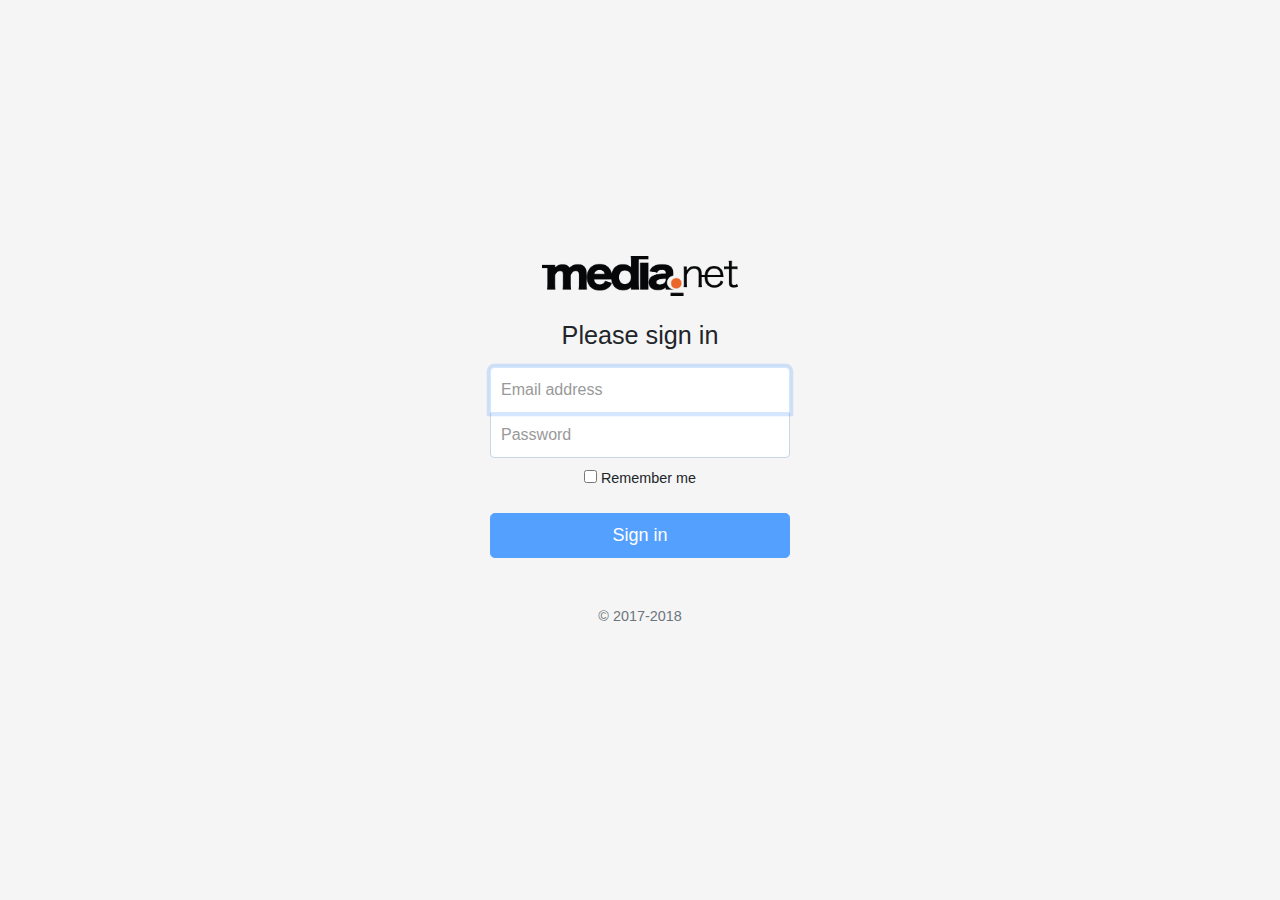
<file: login.html>
<!doctype html>
<html lang="en">
  <head>
    <meta charset="utf-8">
    <meta name="viewport" content="width=device-width, initial-scale=1, shrink-to-fit=no">
    <link rel="icon" href="favicon.ico">

    <title>Signin Template for Unified Interface</title>

    <!-- Bootstrap core CSS -->
    <link href="css/bootstrap.min.css" rel="stylesheet">

    <!-- Custom styles for this template -->
    <link href="css/login.css" rel="stylesheet">
  </head>

  <body class="text-center">
    <form class="form-signin">
      <img class="mb-4" src="main_logo.png" alt="" height="40">
      <h1 class="h3 mb-3 font-weight-normal">Please sign in</h1>
      <label for="inputEmail" class="sr-only">Email address</label>
      <input type="email" id="inputEmail" class="form-control" placeholder="Email address" required autofocus>
      <label for="inputPassword" class="sr-only">Password</label>
      <input type="password" id="inputPassword" class="form-control" placeholder="Password" required>
      <div class="checkbox mb-3">
        <label>
          <input type="checkbox" value="remember-me"> Remember me
        </label>
      </div>
      <button class="btn btn-lg btn-primary btn-block" type="submit">Sign in</button>
      <p class="mt-5 mb-3 text-muted">&copy; 2017-2018</p>
    </form>
  </body>
</html>
</file>
<file: css/login.css>
html,
body {
  height: 100%;
}

body {
  display: -ms-flexbox;
  display: flex;
  -ms-flex-align: center;
  align-items: center;
  padding-top: 40px;
  padding-bottom: 40px;
  background-color: #f5f5f5;
}

.form-signin {
  width: 100%;
  max-width: 330px;
  padding: 15px;
  margin: auto;
}
.form-signin .checkbox {
  font-weight: 400;
}
.form-signin .form-control {
  position: relative;
  box-sizing: border-box;
  height: auto;
  padding: 10px;
  font-size: 16px;
}
.form-signin .form-control:focus {
  z-index: 2;
}
.form-signin input[type="email"] {
  margin-bottom: -1px;
  border-bottom-right-radius: 0;
  border-bottom-left-radius: 0;
}
.form-signin input[type="password"] {
  margin-bottom: 10px;
  border-top-left-radius: 0;
  border-top-right-radius: 0;
}
</file>
<file: css/custom.min.css>
body{padding-top:120px}pre{background:#f7f7f9}@media (min-width: 768px){body>.navbar-transparent{box-shadow:none}body>.navbar-transparent .navbar-nav>.open>a{box-shadow:none}}#home,#help{font-size:0.9rem}#home .navbar,#help .navbar{background:#349aed;background:linear-gradient(145deg, #349aed 50%, #34d8ed 100%);transition:box-shadow 200ms ease-in}#home .navbar-transparent,#help .navbar-transparent{background:none !important;box-shadow:none}#home .navbar-brand .nav-link,#help .navbar-brand .nav-link{display:inline-block;margin-right:-30px}#home .navbar-brand img,#help .navbar-brand img{display:inline-block;margin:0 10px;width:30px}#home .nav-link,#help .nav-link{text-transform:uppercase;font-weight:500;color:#fff}#home{padding-top:0px}#home .btn{padding:0.6rem 0.55rem 0.5rem;box-shadow:none;font-size:0.7rem;font-weight:500}.bs-docs-section{margin-top:4em}.bs-docs-section .page-header h1{padding:2rem 0;font-size:3rem}.dropdown-menu.show[aria-labelledby="themes"]{display:flex;width:420px;flex-wrap:wrap}.dropdown-menu.show[aria-labelledby="themes"] .dropdown-item{width:33.333%}.dropdown-menu.show[aria-labelledby="themes"] .dropdown-item:first-child{width:100%}.bs-component{position:relative}.bs-component+.bs-component{margin-top:1rem}.bs-component .card{margin-bottom:1rem}.bs-component .modal{position:relative;top:auto;right:auto;left:auto;bottom:auto;z-index:1;display:block}.bs-component .modal-dialog{width:90%}.bs-component .popover{position:relative;display:inline-block;width:220px;margin:20px}#source-button{position:absolute;top:0;right:0;z-index:100;font-weight:bold}#source-modal pre{max-height:calc(100vh - 11rem);background-color:rgba(0,0,0,0.7);color:rgba(255,255,255,0.7)}.nav-tabs{margin-bottom:15px}.progress{margin-bottom:10px}#footer{margin:5em 0}#footer li{float:left;margin-right:1.5em;margin-bottom:1.5em}#footer p{clear:left;margin-bottom:0}.splash{padding:12em 0 6em;background:#349aed;background:linear-gradient(145deg, #349aed 50%, #34d8ed 100%);color:#fff;text-align:center}.splash .logo{width:160px}.splash h1{font-size:3em;color:#fff}.splash #social{margin:2em 0 3em}.splash .alert{margin:2em 0;border:none}.splash .sponsor a{color:#fff}.section-tout{padding:6em 0 1em;border-bottom:1px solid rgba(0,0,0,0.05);background-color:#eaf1f1}.section-tout .fa{margin-right:0.2em}.section-tout p{margin-bottom:5em}.section-preview{padding:4em 0 4em}.section-preview .preview{margin-bottom:4em;background-color:#eaf1f1}.section-preview .preview img{max-width:100%}.section-preview .preview .image{position:relative}.section-preview .preview .image:before{box-shadow:inset 0 0 0 1px rgba(0,0,0,0.1);position:absolute;top:0;left:0;width:100%;height:100%;content:"";pointer-events:none}.section-preview .preview .options{padding:2em;border:1px solid rgba(0,0,0,0.05);border-top:none;text-align:center}.section-preview .preview .options p{margin-bottom:2em}.section-preview .dropdown-menu{text-align:left}.section-preview .lead{margin-bottom:2em}@media (max-width: 767px){.section-preview .image img{width:100%}}.sponsor img{max-width:100%}.sponsor #carbonads{max-width:240px;margin:0 auto}.sponsor .carbon-text{display:block;margin-top:1em;font-size:12px}.sponsor .carbon-poweredby{float:right;margin-top:1em;font-size:10px}@media (max-width: 767px){.splash{padding-top:8em}.splash .logo{width:100px}.splash h1{font-size:2em}#banner{margin-bottom:2em;text-align:center}}
</file>
